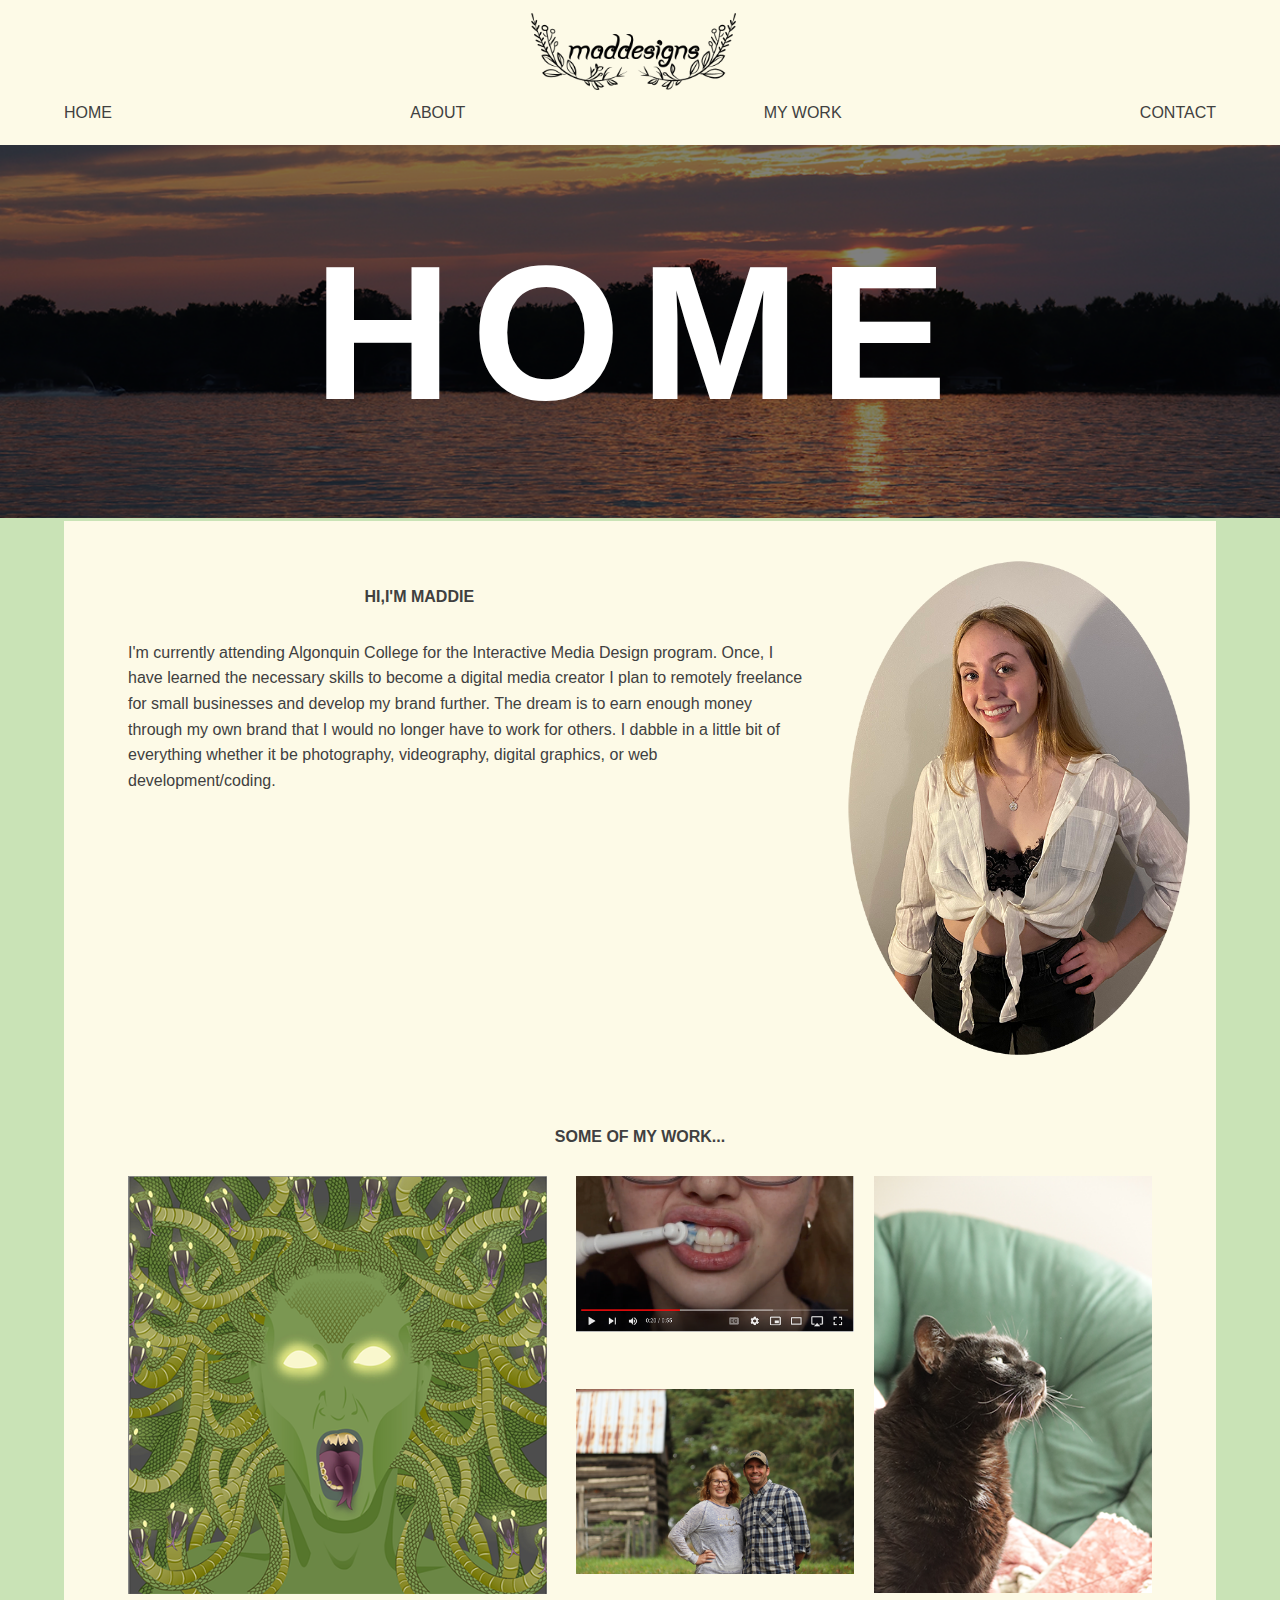
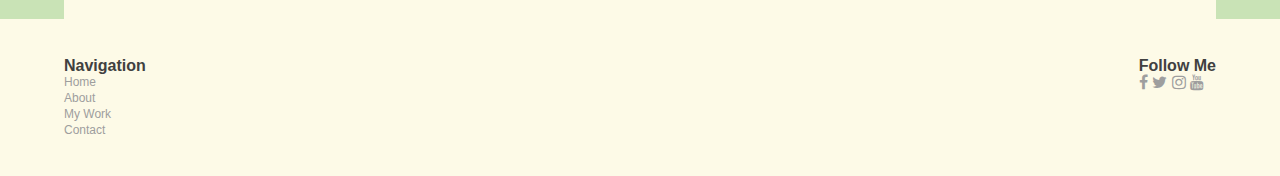
<file: index.html>
<!DOCTYPE html>
<html lang="en">

<head>
    <title>Maddie Jeffrey - Maddesigns</title>
    <meta charset="utf-8">
    <meta name="viewport" content="width=device-width, intital-scale=1">
    <link href="css/final.css" rel="stylesheet">
    <link href="https://cdnjs.cloudflare.com/ajax/libs/font-awesome/4.7.0/css/font-awesome.min.css">
    <div>
        <link rel="stylesheet" href="https://cdnjs.cloudflare.com/ajax/libs/font-awesome/4.7.0/css/font-awesome.min.css" rel="iconstyle">
    </div>
</head>
<body class="site-conatiner">
    <header role="navigation">
        <div class="flex1">
            <img src="images/logo.png" alt="Maddesigns logo">
        </div>
        <div class="flex1">
            <a href="index.html" aria-label="Go to home page"><h3 role="heading">HOME</h3></a>
        </div>
        <div class="flex1">
            <a href="about.html" aria-label="Go to about page"><h3 role="heading">ABOUT</h3></a>
        </div>
        <div class="flex1">
            <a href="mywork.html" aria-label="Go to my work page"><h3 role="heading">MY WORK</h3></a>
        </div>
        <div class="flex1">
            <a href="contact.html" aria-label="Go to contact page"><h3 role="heading">CONTACT</h3></a>
        </div>
    </header>
    <section class="banner" role="banner">
        <div class="background-image">
            <img src="images/sunsetbanner.png" alt="sunset reflecting off water">
        </div>
        <div class="overlay">
            <h1 role="heading">HOME</h1>
        </div>
    </section>
    
    <section class="body-content" role="main">
        <section class="about-me-home">
            <div class="flex2">
             <h5 role="heading">
                 HI,I'M MADDIE
             </h5>
             <p>
                 I'm currently attending Algonquin College for the Interactive Media Design program. Once, I have learned the 
                 necessary skills to become a digital media creator I plan to remotely freelance for small businesses and 
                 develop my brand further. The dream is to earn enough money through my own brand that I would no longer have 
                 to work for others. I dabble in a little bit of everything whether it be photography, videography, digital 
                 graphics, or web development/coding. 
             </p>
            </div>
             <div class="flex2">
                 <img src="images/Maddie.png" alt="Picture of Maddie">
             </div>
         </section>
         <section class="my-work-home">
             <div>
                 <h2 role="heading">
                     SOME OF MY WORK...
                 </h2>
             </div>
             <div class="grid1">
                 <img class ="block" src="images/digitalgraphics1.png" alt="medusa created on illustrator">
                 <img class ="block" src="images/homevideo2.png" alt="morning routine video">
                 <img class ="block" src="images/homephoto2.png" alt="picture of couple">
                 <img class ="block" src="images/homephoto1.png" alt="photo of a black cat">
             </div>
         </section>
    </section>
    <footer>
        <div class="flexfoot">
            <h2 role="heading">Navigation</h2>
            <ul>
                <li><a href="index.html" aria-label="Go to home page">Home</a></li>
                <li><a href="about.html" aria-label="Go to about page">About</a></li>
                <li><a href="mywork.html" aria-label="Go to my work page">My Work</a></li>
                <li><a href="contact.html" aria-label="Go to contact page">Contact</a></li>
            </ul>
        </div>
        <div class="flexfoot">
            <h2 role="heading">Follow Me</h2>
            <a href="#" class="fa fa-facebook"></a>
            <a href="#" class="fa fa-twitter"></a>
            <a href="#" class="fa fa-instagram"></a>
            <a href="#" class="fa fa-youtube"></a>
        </div>
    </footer>
</body>
</file>
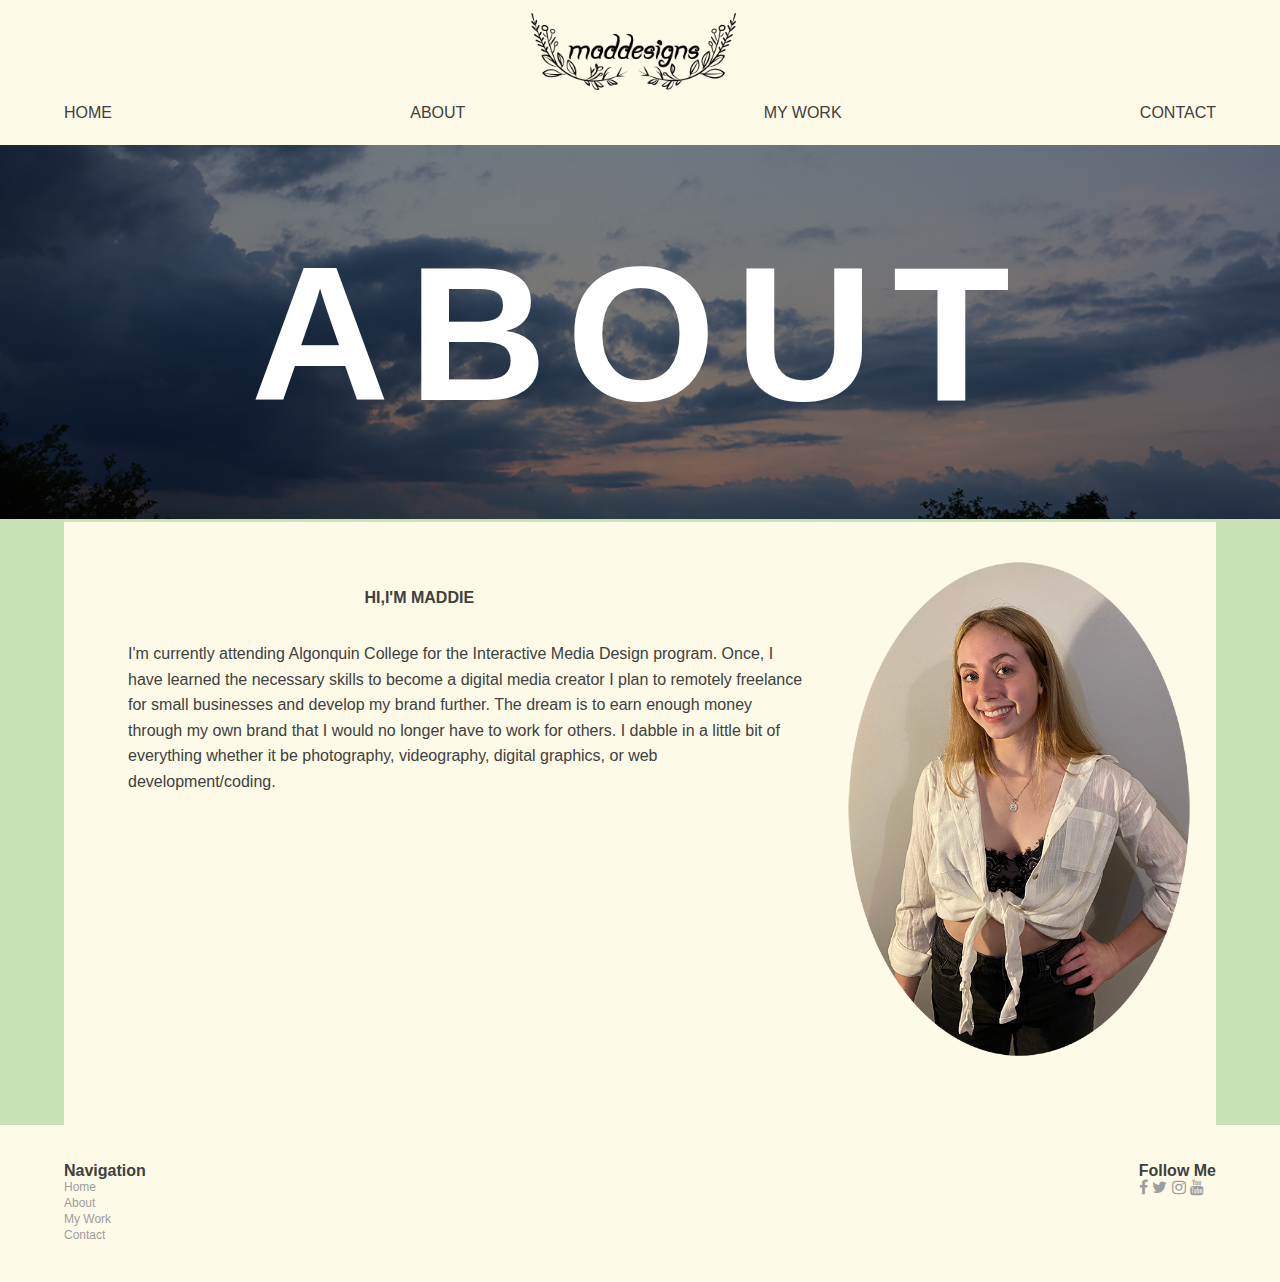
<file: about.html>
<!DOCTYPE html>
<html lang="en">

<head>
    <title>Maddesigns - About</title>
    <meta charset="utf-8">
    <meta name="viewport" content="width=device-width, intital-scale=1">
    <link href="css/final.css" rel="stylesheet">
    <link href="https://cdnjs.cloudflare.com/ajax/libs/font-awesome/4.7.0/css/font-awesome.min.css">
    <div>
        <link rel="stylesheet" href="https://cdnjs.cloudflare.com/ajax/libs/font-awesome/4.7.0/css/font-awesome.min.css" rel="iconstyles">
    </div>
</head>
<body class="site-conatiner">
    <header role="navigation">
        <div class="flex1">
            <img src="images/logo.png" alt="Maddesigns logo">
        </div>
        <div class="flex1">
            <a href="index.html" aria-label="Go to home page"><h3 role="heading">HOME</h3></a>
        </div>
        <div class="flex1">
            <a href="about.html" aria-label="Go to about page"><h3 role="heading">ABOUT</h3></a>
        </div>
        <div class="flex1">
            <a href="mywork.html" aria-label="Go to my work page"><h3 role="heading">MY WORK</h3></a>
        </div>
        <div class="flex1">
            <a href="contact.html" aria-label="Go to contact page"><h3 role="heading">CONTACT</h3></a>
        </div>
    </header>
    <section class="banner" role="banner">
        <div class="background-image">
            <img src="images/cloudbanner.png" alt="sunset with clouds">
        </div>
        <div class="overlay">
            <h1 role="heading">ABOUT</h1>
        </div>
    </section>
    <section class="body-content" role="main">
        <section class="about-me-home">
            <div class="flex2">
             <h5 role="heading">
                 HI,I'M MADDIE
             </h5>
             <p>
                 I'm currently attending Algonquin College for the Interactive Media Design program. Once, I have learned the 
                 necessary skills to become a digital media creator I plan to remotely freelance for small businesses and 
                 develop my brand further. The dream is to earn enough money through my own brand that I would no longer have 
                 to work for others. I dabble in a little bit of everything whether it be photography, videography, digital 
                 graphics, or web development/coding. 
             </p>
            </div>
             <div class="flex2">
                 <img src="images/Maddie.png" alt="Picture of Maddie">
             </div>
         </section>
    </section>
    <footer>
        <div class="flexfoot">
            <h2 role="heading">Navigation</h2>
            <ul>
                <li><a href="index.html" aria-label="Go to home page">Home</a></li>
                <li><a href="about.html" aria-label="Go to about page">About</a></li>
                <li><a href="mywork.html" aria-label="Go to my work page">My Work</a></li>
                <li><a href="contact.html" aria-label="Go to contact page">Contact</a></li>
            </ul>
        </div>
        <div class="flexfoot">
            <h2 role="heading">Follow Me</h2>
            <a href="#" class="fa fa-facebook"></a>
            <a href="#" class="fa fa-twitter"></a>
            <a href="#" class="fa fa-instagram"></a>
            <a href="#" class="fa fa-youtube"></a>
        </div>
    </footer>
</body>
</file>
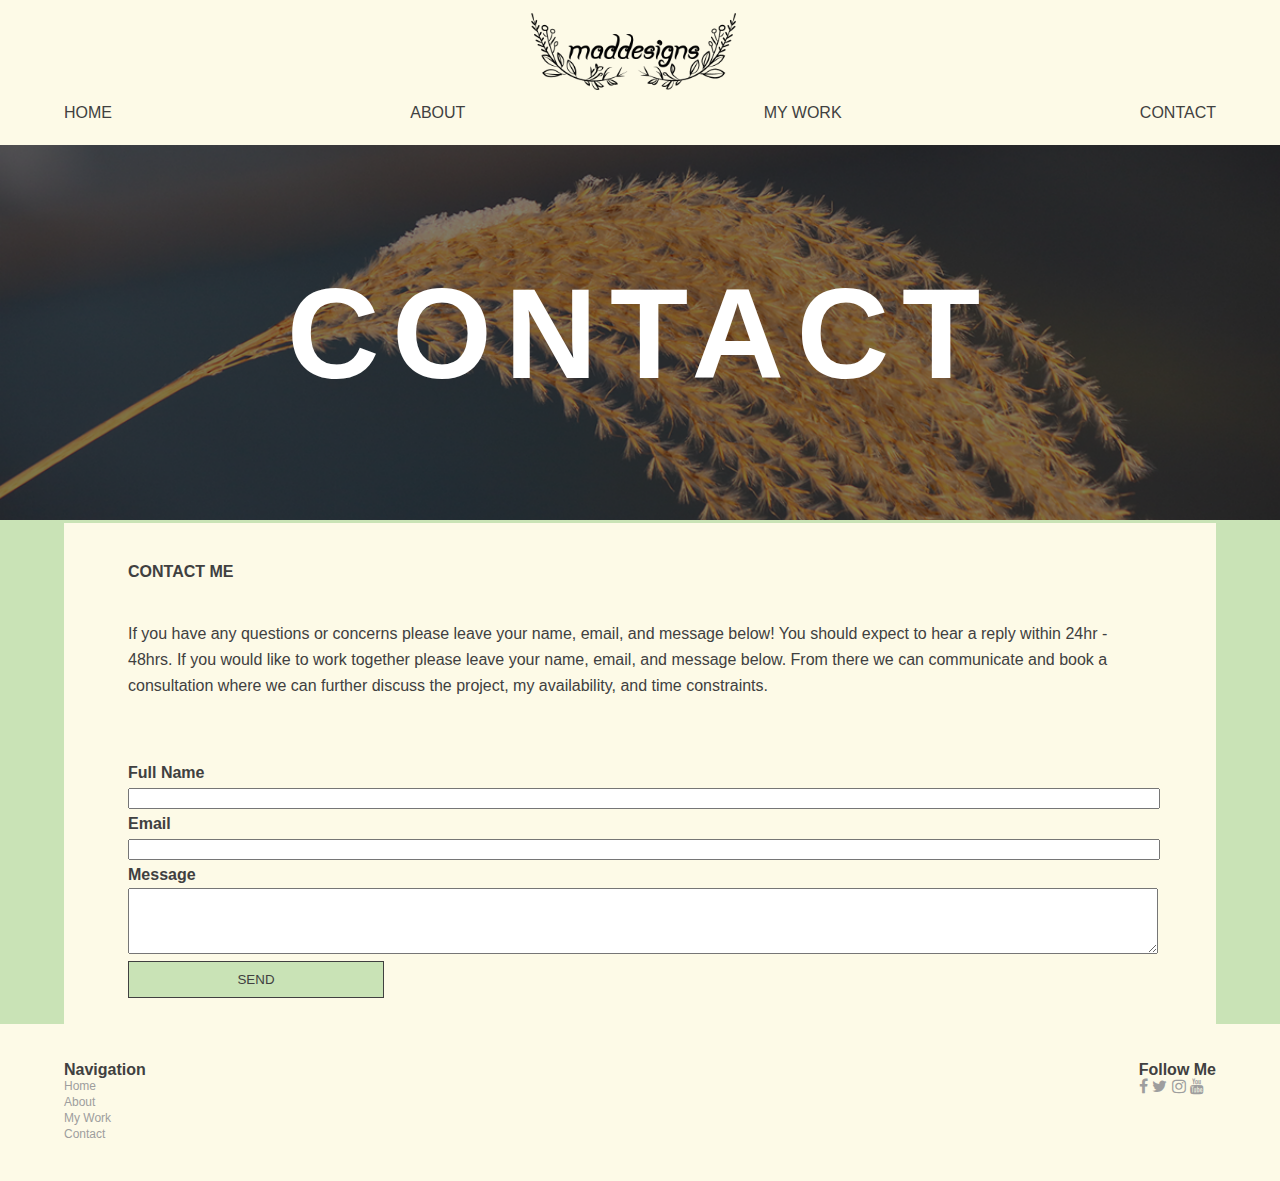
<file: contact.html>
<!DOCTYPE html>
<html lang="en">

<head>
    <title>Maddesigns - Contact</title>
    <meta charset="utf-8">
    <meta name="viewport" content="width=device-width, intital-scale=1">
    <link href="css/final.css" rel="stylesheet">
    <link href="https://cdnjs.cloudflare.com/ajax/libs/font-awesome/4.7.0/css/font-awesome.min.css">
    <div>
        <link rel="stylesheet" href="https://cdnjs.cloudflare.com/ajax/libs/font-awesome/4.7.0/css/font-awesome.min.css" rel="iconstyles">
    </div>
</head>
<body class="site-conatiner">
    <header role="navigation">
        <div class="flex1">
            <img src="images/logo.png" alt="Maddesigns logo">
        </div>
        <div class="flex1">
            <a href="index.html" aria-label="Go to home page"><h3 role="heading">HOME</h3></a>
        </div>
        <div class="flex1">
            <a href="about.html" aria-label="Go to about page"><h3 role="heading">ABOUT</h3></a>
        </div>
        <div class="flex1">
            <a href="mywork.html" aria-label="Go to my work page"><h3 role="heading">MY WORK</h3></a>
        </div>
        <div class="flex1">
            <a href="contact.html" aria-label="Go to contact page"><h3 role="heading">CONTACT</h3></a>
        </div>
    </header>
    <section class="banner" role="banner">
        <div class="background-image">
            <img src="images/plantbanner.png" alt="plant with snow on it">
        </div>
        <div class="overlay">
            <h4 role="heading">CONTACT</h4>
        </div>
    </section>
    <section class="body-content" role="main">
        <div class="spacing">
            <h5 role="heading">
                CONTACT ME
            </h5>
            <p>
                If you have any questions or concerns please leave your name, email, and message
                below! You should expect to hear a reply within 24hr - 48hrs. If you would like to
                work together please leave your name, email, and message below. From there we
                can communicate and book a consultation where we can further discuss the 
                project, my availability, and time constraints. 
            </p>
        </div>
        <form action="index.html" method="get">
            <p class="name">
                <label for="name">Full Name </label>
                <input class="name" id="name" type="text">
            </p>
            <p class="email">
                <label for="email">Email </label>
                <input class="email" id="email" type="email">
            </p>
            <p class="message">
                <label class="txtlabel" for="message">Message </label>                    <textarea class="message" id="message" name="message" rows="4" cols="50"> </textarea>
            </p>
        </form>
        <p>
            <button class="send" type="submit" name="send"><strong>SEND</strong></button>
        </p>
    </section>
    <footer>
        <div class="flexfoot">
            <h2 role="heading">Navigation</h2>
            <ul> 
                <li><a href="index.html" aria-label="Go to home page">Home</a></li>
                <li><a href="about.html" aria-label="Go to about page">About</a></li>
                <li><a href="mywork.html" aria-label="Go to my work page">My Work</a></li>
                <li><a href="contact.html" aria-label="Go to contact page">Contact</a></li>
            </ul>
        </div>
        <div class="flexfoot">
            <h2 role="heading">Follow Me</h2>
            <a href="#" class="fa fa-facebook"></a>
            <a href="#" class="fa fa-twitter"></a>
            <a href="#" class="fa fa-instagram"></a>
            <a href="#" class="fa fa-youtube"></a>
        </div>
    </footer>
</body>
</file>
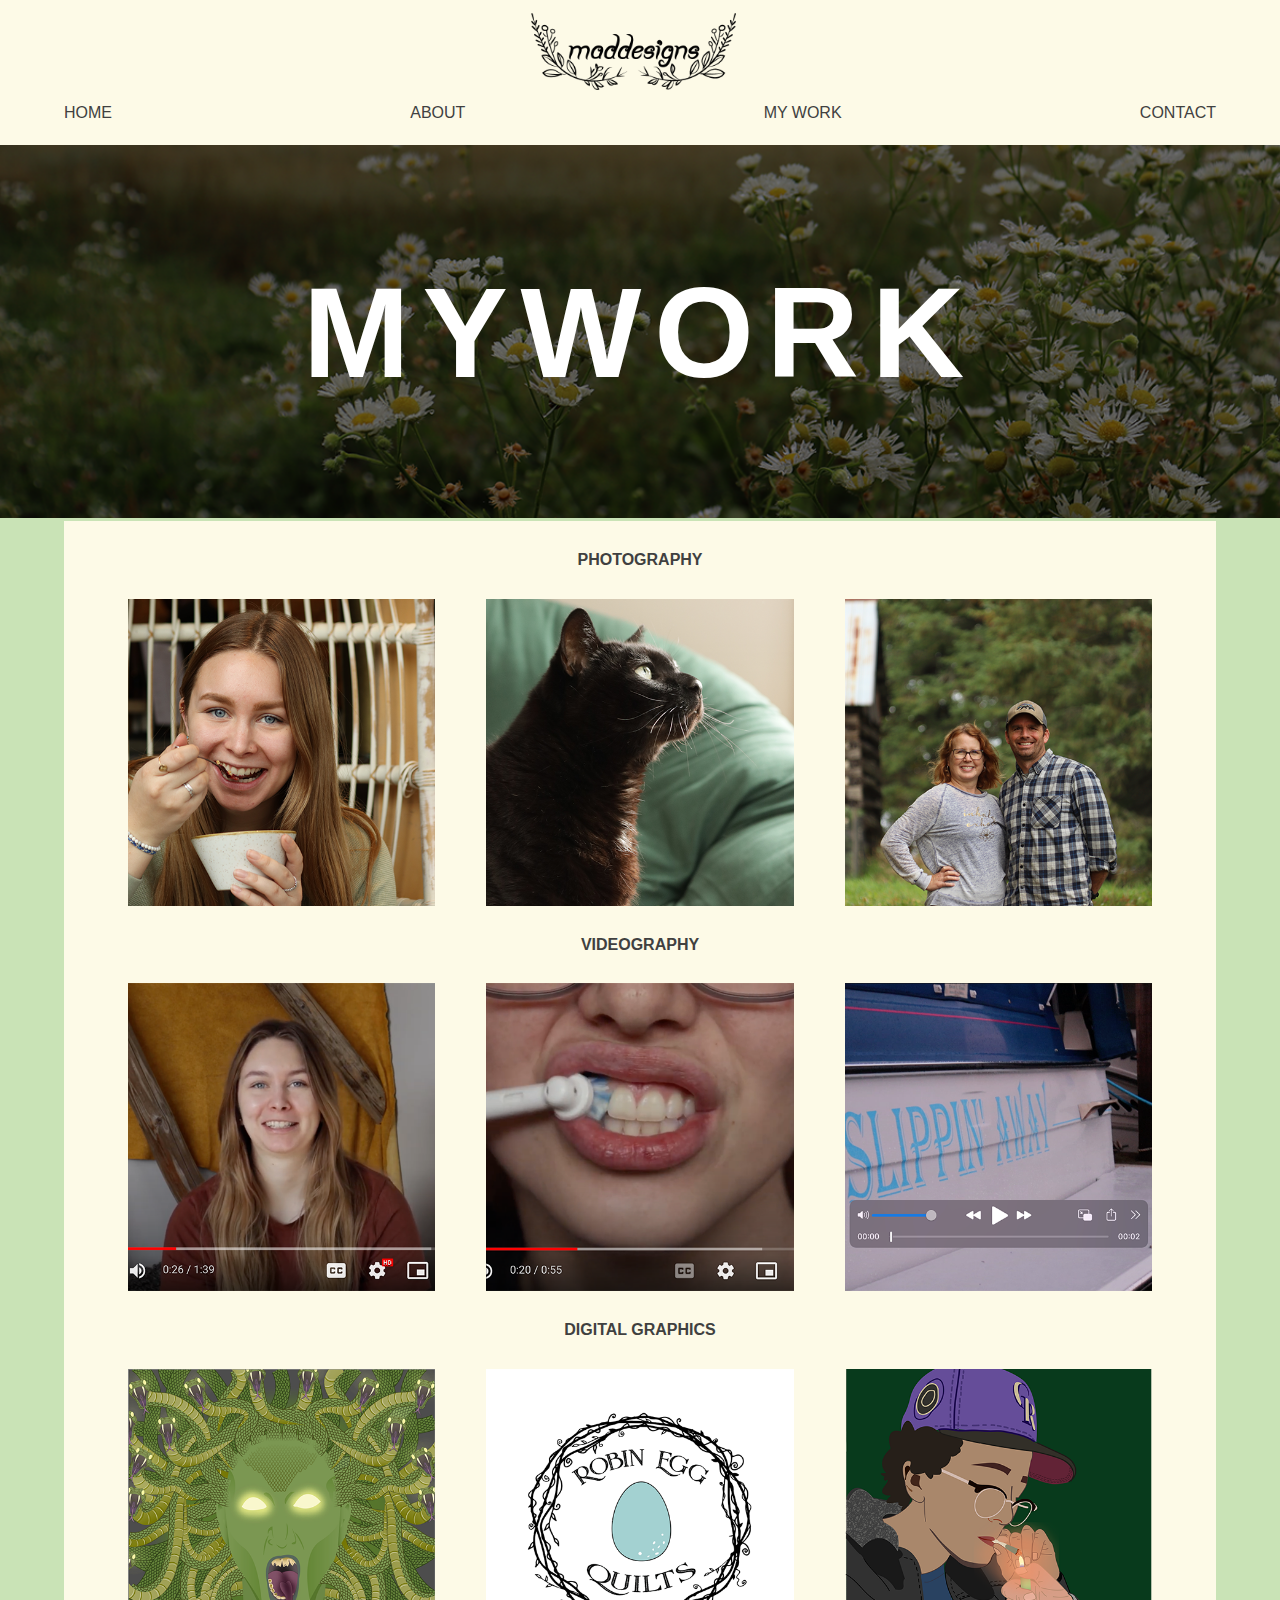
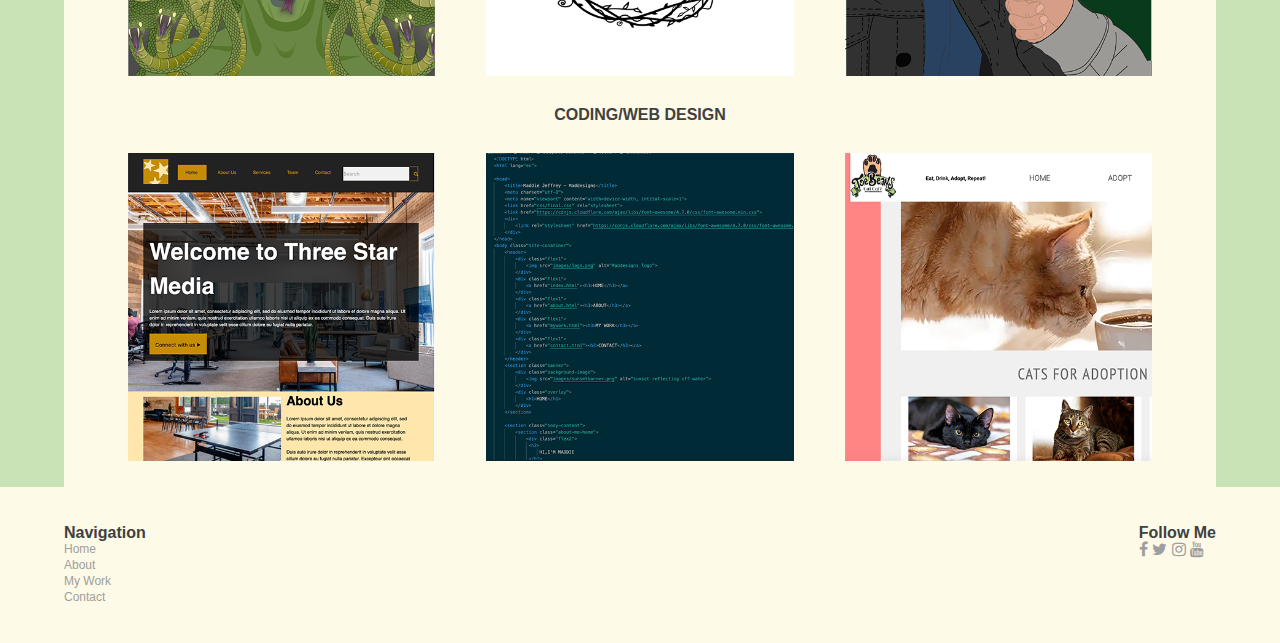
<file: mywork.html>
<!DOCTYPE html>
<html lang="en">

<head>
    <title>Maddesigns - My Work</title>
    <meta charset="utf-8">
    <meta name="viewport" content="width=device-width, intital-scale=1">
    <link href="css/final.css" rel="stylesheet">
    <link href="https://cdnjs.cloudflare.com/ajax/libs/font-awesome/4.7.0/css/font-awesome.min.css" rel="iconstyles">
    <div>
        <link rel="stylesheet" href="https://cdnjs.cloudflare.com/ajax/libs/font-awesome/4.7.0/css/font-awesome.min.css">
    </div>
</head>
<body class="site-conatiner">
    <header role="navigation">
        <div class="flex1">
            <img src="images/logo.png" alt="Maddesigns logo">
        </div>
        <div class="flex1">
            <a href="index.html" aria-label="Go to home page"><h3 role="heading">HOME</h3></a>
        </div>
        <div class="flex1">
            <a href="about.html" aria-label="Go to about page"><h3 role="heading">ABOUT</h3></a>
        </div>
        <div class="flex1">
            <a href="mywork.html" aria-label="Go to my work page"><h3 role="heading">MY WORK</h3></a>
        </div>
        <div class="flex1">
            <a href="contact.html" aria-label="Go to contact page"><h3 role="heading">CONTACT</h3></a>
        </div>
    </header>
    <section class="banner" role="banner">
        <div class="background-image">
            <img src="images/whiteflowersbanner.png" alt="white flowers in a field">
        </div>
        <div class="overlay">
            <h4 role="heading">MYWORK</h4>
        </div>
    </section>
    <section class="body-content" role="main">
        <h2 role="heading">
            PHOTOGRAPHY
        </h2>
        <div class="photography">
            <img class="flex3" src="images/photography1.png" alt="girl eating oatmeal">
            <img class="flex3" src="images/photography2.png" alt="black cat">
            <img class="flex3" src="images/photography3.png" alt="couple smiling">
        </div>
        <h2 role="heading">
            VIDEOGRAPHY
        </h2>
        <div class="videography">
            <img class="flex3" src="images/videography1.png" alt="interview of college student">
            <img class="flex3" src="images/videography2.png" alt="womens morning routine">
            <img class="flex3" src="images/videography3.png" alt="boat life">
        </div>
        <h2 role="heading">
            DIGITAL GRAPHICS
        </h2>
        <div class="digital-graphics">
            <img class="flex3" src="images/digitalgraphics1.png" alt="medusa head">
            <img class="flex3" src="images/digitalgraphics2.png" alt="logo created for small business">
            <img class="flex3" src="images/digitalgraphics3.png" alt="vector art of friend">
        </div>
        <h2 role="heading">
            CODING/WEB DESIGN
        </h2>
        <div class="coding">
            <img class="flex3" src="images/coding1.png" alt="website for three star media">
            <img class="flex3" src="images/coding2.png" alt="example of clean organized code">
            <img class="flex3" src="images/coding3.png" alt="website for toe beans cat cafe">
        </div>
    </section>
    <footer>
        <div class="flexfoot">
            <h2 role="heading">Navigation</h2>
            <ul>
                <li><a href="index.html" aria-label="Go to home page">Home</a></li>
                <li><a href="about.html" aria-label="Go to about page">About</a></li>
                <li><a href="mywork.html" aria-label="Go to my work page">My Work</a></li>
                <li><a href="contact.html" aria-label="Go to contact page">Contact</a></li>
            </ul>
        </div>
        <div class="flexfoot">
            <h2 role="heading">Follow Me</h2>
            <a href="#" class="fa fa-facebook"></a>
            <a href="#" class="fa fa-twitter"></a>
            <a href="#" class="fa fa-instagram"></a>
            <a href="#" class="fa fa-youtube"></a>
        </div>
    </footer>
</body>
</file>
<file: css/final.css>
/* http://meyerweb.com/eric/tools/css/reset/ 
   v2.0 | 20110126
   License: none (public domain)
*/

html, body, div, span, applet, object, iframe,
h1, h2, h3, h4, h5, h6, p, blockquote, pre,
a, abbr, acronym, address, big, cite, code,
del, dfn, em, img, ins, kbd, q, s, samp,
small, strike, strong, sub, sup, tt, var,
b, u, i, center,
dl, dt, dd, ol, ul, li,
fieldset, form, label, legend,
table, caption, tbody, tfoot, thead, tr, th, td,
article, aside, canvas, details, embed, 
figure, figcaption, footer, header, hgroup, 
menu, nav, output, ruby, section, summary,
time, mark, audio, video {
	margin: 0;
	padding: 0;
	border: 0;
	font-size: 100%;
	font: inherit;
	vertical-align: baseline;
}
/* HTML5 display-role reset for older browsers */
article, aside, details, figcaption, figure, 
footer, header, hgroup, menu, nav, section {
	display: block;
}
body {
	line-height: 1;
}
ol, ul {
	list-style: none;
}
blockquote, q {
	quotes: none;
}
blockquote:before, blockquote:after,
q:before, q:after {
	content: '';
	content: none;
}
table {
	border-collapse: collapse;
	border-spacing: 0;
}

/* ----------------------------- FONT STYLING ------------------------------ */
@import url('https://fonts.googleapis.com/css2?family=Roboto:wght@100;300;400;500;700;900&display=swap');
h1{
   font-family: "Roboto", sans-serif; 
   font-weight: 700;
   font-size: 12em; 
   color: white;
   letter-spacing: 0.1em;
}
h2{
    font-family: "Roboto", sans-serif; 
    font-weight: 700;
    font-size: 16px; 
    color: #404040; 
}
h3{
   font-family: "Roboto", sans-serif; 
   font-weight: 500;
   font-size: 16px;
   color: #404040;
}

h4{
   font-family: "Roboto", sans-serif; 
   font-weight: 700;
   font-size: 8em; 
   color: white;
   letter-spacing: 0.1em;
}

h5{
    font-family: "Roboto", sans-serif; 
    font-weight: 700;
    font-size: 16px; 
    color: #404040; 
}

html{
    font-family: "Roboto", sans-serif; 
    font-weight: 400;
    background-color: #c9e3b6;
    color: #404040;
}

p{
    line-height: 160%;
    color: #404040;
}

/* ------------------------------ DESKTOP NAV ------------------------------ */
header{
    padding: 1% 5% 1% 5%;
    display: flex;
    flex-wrap: wrap;
    justify-content: space-between;
    align-items: flex-start;
    background-color: #fdfae7;
}

.site-container{
    background-color: #fdfae7;
}

.body-content{
    margin: 0% 5% 0% 5%;
    padding: 0% 5% 2% 5%;
    background-color: #fdfae7;
}

a{
    text-decoration: none;
}

a:visited{
    color: black;
}

.flex1{
    margin-bottom: 1%;
}

.flex1 img{
    width: 30%;
    flex-basis: 100%;
    justify-items: center;
}

.flex1:nth-child(1){
    margin-left: 40.5%;
    flex-basis: 100%;
}

@media screen and (max-width: 500px){
    header{
        display: flex;
        flex-direction: column;
        align-items: center;
    }

    .flex1 img{
        justify-self: center;
        width: 120px;
        margin-left: -65%;
    }

    .flex1{
        padding: 2% 0% 2% 0%;
    }
}

/* ------------------------------- BANNER ----------------------------------- */
.background-image img{
    width: 100%;
}

.banner{
    position: relative;
    text-align: center;
    color: white;
}

.overlay{
    position: absolute;
    top: 50%;
    left: 50%;
    transform: translate(-50%, -50%);
}

@media screen and (max-width: 800px){
    h1{
        font-family: "Roboto", sans-serif; 
        font-weight: 700;
        font-size: 8em; 
        color: white;
        letter-spacing: 0.1em;
    }

    h4{
        font-family: "Roboto", sans-serif; 
        font-weight: 700;
        font-size: 5em; 
        color: white;
        letter-spacing: 0.1em;
     }
}

@media screen and (max-width: 500px){
    h1{
        font-family: "Roboto", sans-serif; 
        font-weight: 700;
        font-size: 4em; 
        color: white;
        letter-spacing: 0.1em;
    }

    h4{
        font-family: "Roboto", sans-serif; 
        font-weight: 700;
        font-size: 2.5em; 
        color: white;
        letter-spacing: 0.1em;
     }
}

/* --------------------------------- HOME MY WORK ------------------------------- */
.block{
    width: 100%;
}

.grid1{
    display: grid;
    grid-template-columns: repeat(7, 1fr);
    grid-template-rows: repeat(4, 1fr);
    gap: 2%;
}

.grid1 .block:nth-child(1){
    width: 98%;
    grid-column-start: 1;
    grid-column-end: 4;
    grid-row-start: 1;
    grid-row-end: 5;
}

.grid1 .block:nth-child(2){
    grid-column-start: 4;
    grid-column-end: 6;
    grid-row-start: 1;
    grid-row-end: 3;
}

.grid1 .block:nth-child(3){
    grid-column-start: 4;
    grid-column-end: 6;
    grid-row-start: 3;
    grid-row-end: 5;
}

.grid1 .block:nth-child(4){
    grid-column-start: 6;
    grid-column-end: 8;
    grid-row-start: 1;
    grid-row-end: 5;
}

.body-content h2{
    text-align: center;
    padding: 3% 0% 3% 0%;
}

@media screen and (max-width: 500px){
    .grid1{
        display: flex;
        flex-direction: column;
        align-items: center;
        width: 100%;
    }

    .block{
        padding: 2% 0% 2% 0%;
    }

    .my-work-home h2{
        padding: 6% 0% 4% 0%;
    }
}

/* -------------------------------- ABOUT ME ------------------------------- */
.about-me-home{
    width: 80%;
    display: flex; 
}
.about-me-home img{
    width: 300%;
}

.flex2 h5{
   margin-left: 35%;
   padding-bottom: 5%;
}

.flex2:nth-child(1){
    padding: 8% 0% 0% 0%;
    line-height: 120%; 
}

@media screen and (max-width: 500px){
    .about-me-home{
        display: flex;
        flex-direction: column;
        align-items: center;
        width: 100%;
    }
    .flex2 img{
        width: 100%;
    }
    .flex2:nth-child(1){
        order: 2;
        padding: 0% 0% 0% 0%;
    }

    .flex2:nth-child(2){
        order: 1;
    }
}

/* ------------------------------- MY WORK ---------------------------------- */
.photography{
    display: flex;
    justify-content: space-between;
}
.videography{
    display: flex;
    justify-content: space-between;
}
.digital-graphics{
    display: flex;
    justify-content: space-between;
}
.coding{
    display: flex;
    justify-content: space-between;
}

.flex3{
    width: 30%;
}

@media screen and (max-width: 800px){
    .flex3:nth-child(3){
        display: none;
    }
    .flex3:nth-child(1){
        padding: 3% 2% 3% 0%;
    }
    .flex3:nth-child(2){
        padding: 3% 0% 3% 2%;
    }
    .flex3{
        width: 48%;
    }
    .body-content{
        padding-top: 2%;
    }
}

@media screen and (max-width: 500px){
    .flex3:nth-child(3){
        display: block;
    }
    .flex3{
        width: 100%;
        padding: 2% 0% 2% 0%;
    }
    .photography{
        display: flex;
        flex-direction: column;
        align-items: center;
    }
    .videography{
        display: flex;
        flex-direction: column;
        align-items: center;
    }
    .digital-graphics{
        display: flex;
        flex-direction: column;
        align-items: center;
    }
    .coding{
        display: flex;
        flex-direction: column;
        align-items: center;
    }
}

/* ------------------------------ CONTACT ------------------------------------ */
.spacing h5{
   padding: 4% 0% 4% 0%;
}

form{
    width: 100%;
    padding-top: 6%;
}

.email, .name, .message{
    width: 100%;
    font-weight: 700;
}

input:focus{}
li a:focus{
}

.send{
    background-color: #c9e3b6;
    color: #404040;
    border: solid 1px #404040;
    width: 25%;
    padding: 10px 0px 10px 0px;
}

/* ------------------------------ FOOTER ------------------------------------ */
footer{
    display: flex;
    padding: 3% 5% 3% 5%;
    justify-content: space-between;
    background-color: #fdfae7;
    line-height: 100%;
}

.fa{
    color: rgb(158, 158, 158);
}

.flexfoot a{
    color: rgb(158, 158, 158);
}
.flexfoot:nth-child(1){
    font-size: 12px;
    color: rgb(158, 158, 158);
}

.flexfoot:nth-child(2){
    font-size: 12;
    color: rgb(158, 158, 158);
}

a:hover{
    font-weight: 700;
}
a:focus{
    font-weight: 700;
}
</file>
